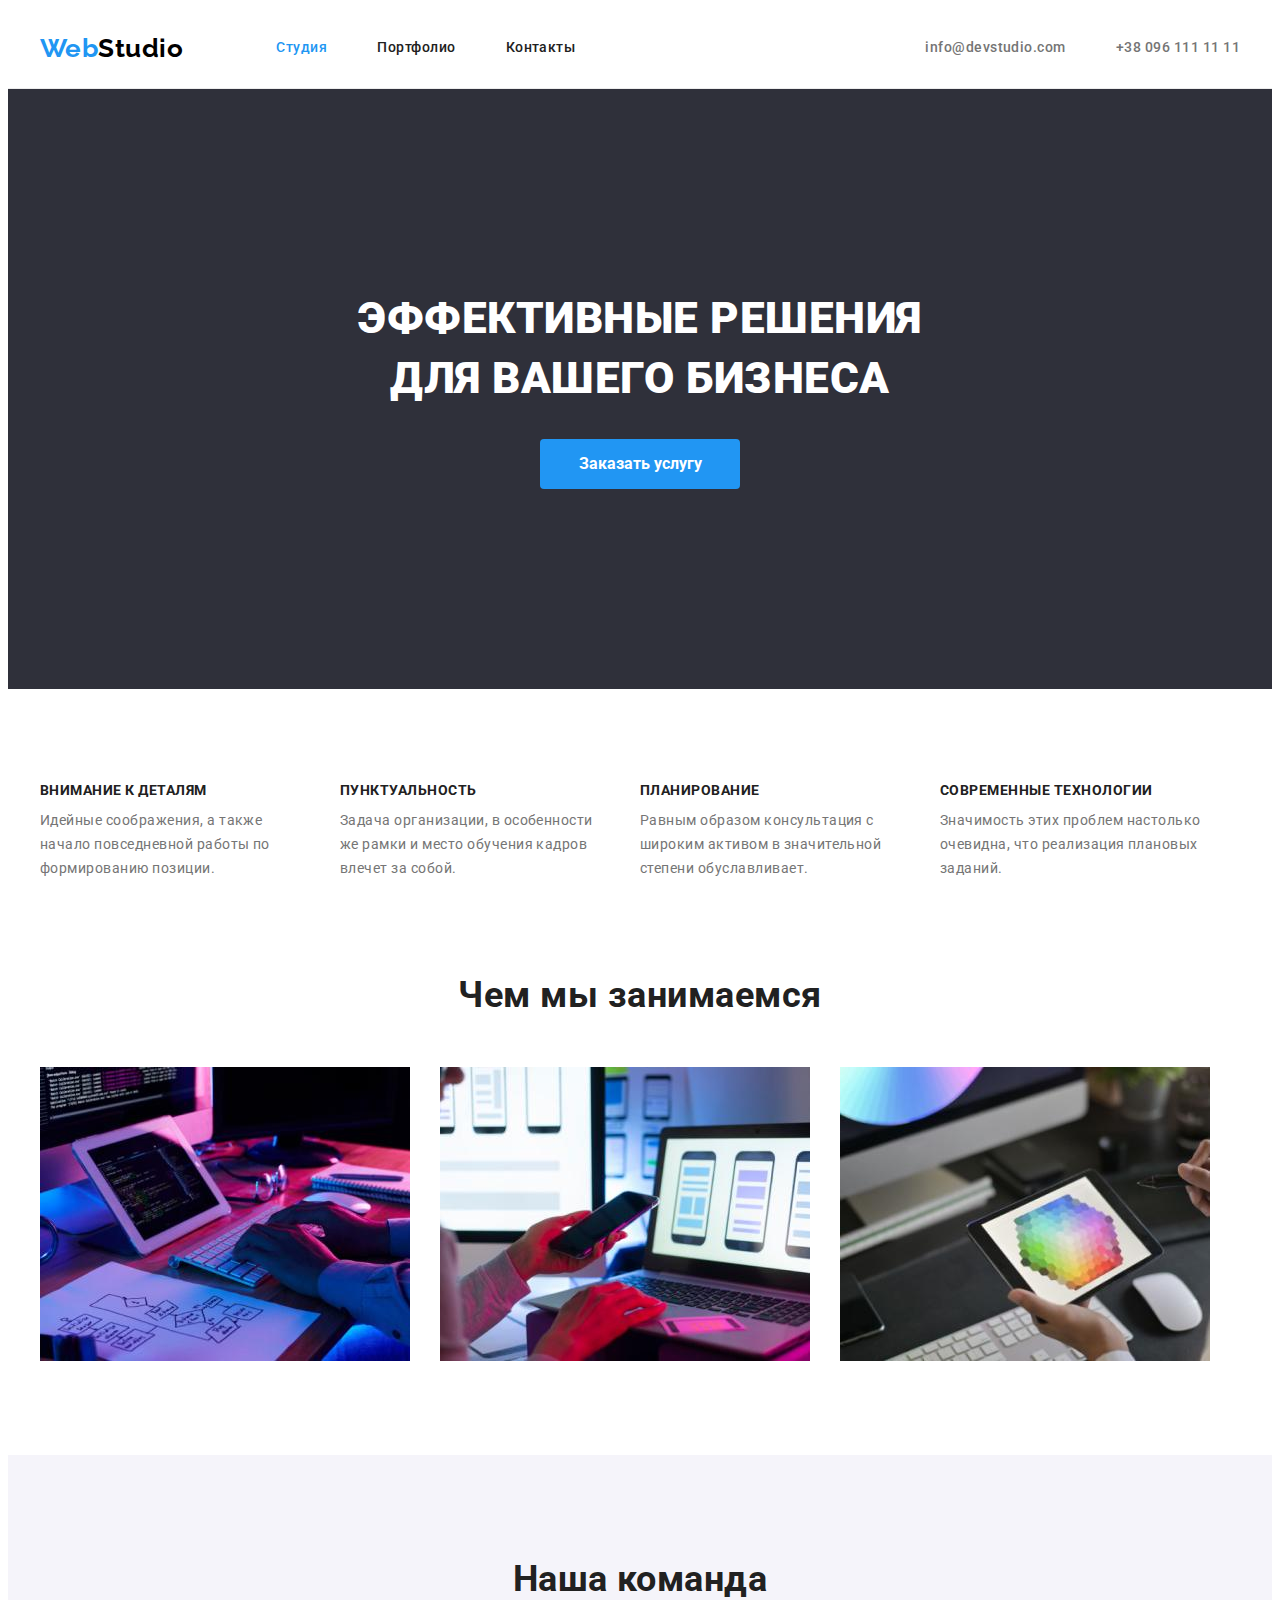
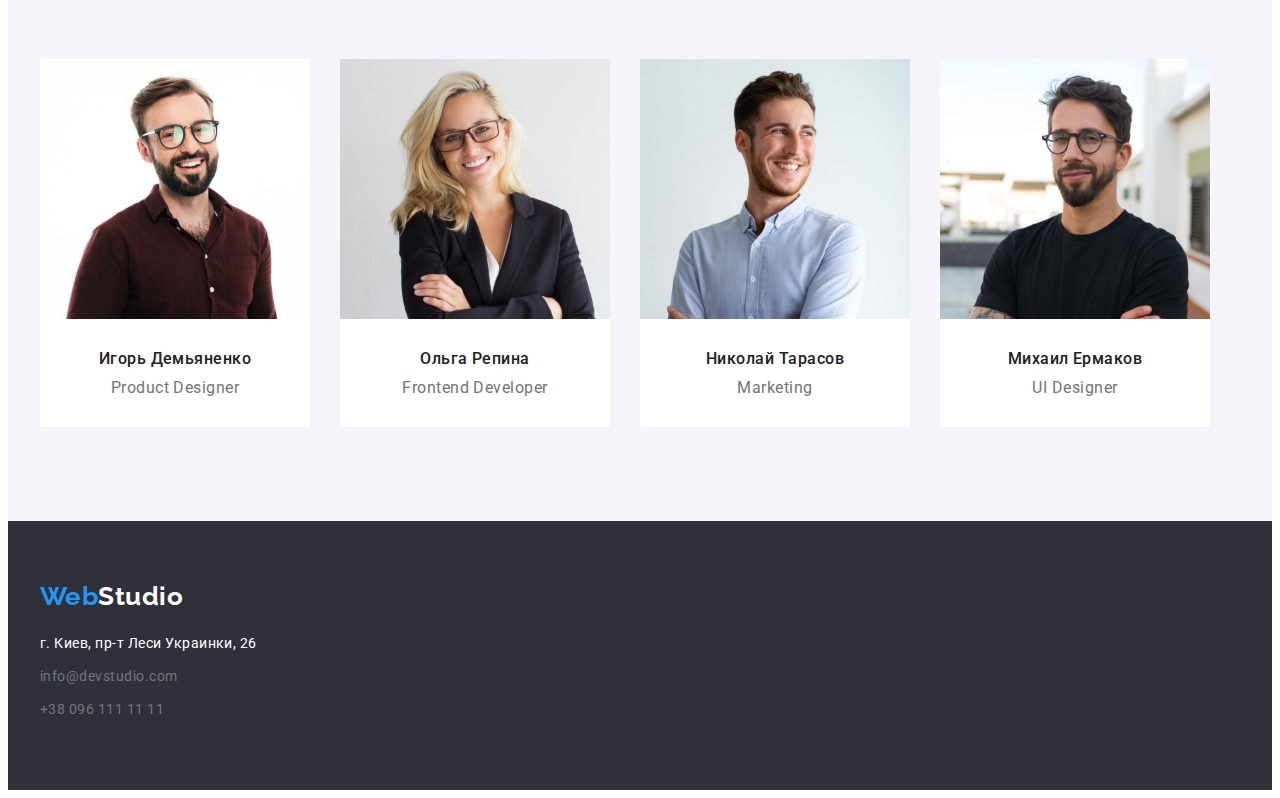
<file: index.html>
<!DOCTYPE html>
<html lang="ru">

<head>
    <meta charset="UTF-8">
    <meta name="viewport" content="width=device-width, initial-scale=1.0">
    <title>WebStudio</title>
    <link rel="preconnect" href="https://fonts.googleapis.com">
    <link rel="preconnect" href="https://fonts.gstatic.com" crossorigin>
    <link
        href="https://fonts.googleapis.com/css2?family=Raleway:wght@700&family=Roboto:wght@400;500;700;900&display=swap"
        rel="stylesheet">
    <link rel="stylesheet" href="https://cdnjs.cloudflare.com/ajax/libs/modern-normalize/1.1.0/modern-normalize.min.css"
        integrity="sha512-wpPYUAdjBVSE4KJnH1VR1HeZfpl1ub8YT/NKx4PuQ5NmX2tKuGu6U/JRp5y+Y8XG2tV+wKQpNHVUX03MfMFn9Q=="
        crossorigin="anonymous" referrerpolicy="no-referrer" />
    <link rel="stylesheet" href="./css/styles.css">
</head>

<body>
    <header>
        <div class="container main-menu">
            <nav class="main-nav">
                <a class="logo higher link" href="./index.html">
                    Web<span class="logo-first">Studio</span>
                </a>
                <ul class="site-nav list">
                    <li class="item"><a class="site-nav-current link" href="./index.html">Студия</a></li>
                    <li class="item"><a class="link" href="./portfolio.html">Портфолио</a></li>
                    <li class="item"><a class="link" href="">Контакты</a></li>
                </ul>
            </nav>
            <ul class="auth-nav list">
                <li class="item"><a class="link" href="mailto:info@devstudio.com">info@devstudio.com</a></li>
                <li class="item"><a class="link" href="tel:+380961111111">+38 096 111 11 11</a></li>
            </ul>
        </div>
    </header>

    <main>
        <section class="hero">
            <h1 class="hero-title">Эффективные решения <br> для вашего бизнеса </h1>
            <button type="button" class="btn">Заказать услугу</button>
        </section>

        <section class="dignity">
            <div class="container">
                <h2 hidden> Наши достоинства</h2>
                <ul class="list">
                    <li class="item">
                        <h3 class="dignity-title">Внимание к деталям</h3>
                        <p class="pre-title"> Идейные соображения, а также начало повседневной работы по формированию
                            позиции.</p>
                    </li>
                    <li class="item">
                        <h3 class="dignity-title">Пунктуальность</h3>
                        <p class="pre-title"> Задача организации, в особенности же рамки и место обучения кадров влечет
                            за собой.</p>
                    </li>
                    <li class="item">
                        <h3 class="dignity-title">Планирование</h3>
                        <p class="pre-title">Равным образом консультация с широким активом в значительной степени
                            обуславливает. </p>
                    </li>
                    <li class="item">
                        <h3 class="dignity-title">Современные технологии</h3>
                        <p class="pre-title"> Значимость этих проблем настолько очевидна, что реализация плановых
                            заданий.</p>
                    </li>
                </ul>
            </div>
        </section>

        <section class="engage">
            <div class="container">
                <h2 class="engage-title">Чем мы занимаемся </h2>
                <ul class="list">
                    <li class="item">
                        <img src="./images/img-1.jpg" alt="Написание сайтов" width="370">
                    </li>
                    <li class="item">
                        <img src="./images/img-2.jpg" alt="Приложение для мобильных телефонов" width="370">
                    </li>
                    <li class="item">
                        <img src="./images/img-3.jpg" alt="Цетовое оформление" width="370">
                    </li>
                </ul>
            </div>
        </section>

        <section class="command">
            <div class="container">
                <h2 class="command-title">Наша команда</h2>
                <ul class="list">
                    <li class="item">
                        <img src="./images/img-4.jpg" alt="фото дизайнера" width="270">
                        <div class="command-data">
                            <h3 class="command-title-item">Игорь Демьяненко</h3>
                            <p class="pre-title" lang="en">Product Designer</p>
                        </div>
                    </li>
                    <li class="item">
                        <img src="./images/img-5.jpg" alt="фото разраотчика" width="270">
                        <div class="command-data">
                            <h3 class="command-title-item">Ольга Репина</h3>
                            <p class="pre-title" lang="en">Frontend Developer</p>
                        </div>
                    </li>
                    <li class="item">
                        <img src="./images/img-6.jpg" alt="фото маркетолога" width="270">
                        <div class="command-data">
                            <h3 class="command-title-item">Николай Тарасов</h3>
                            <p class="pre-title" lang="en">Marketing</p>
                        </div>
                    </li>
                    <li class="item">
                        <img src="./images/img-7.jpg" alt="фото дизайнера" width="270">
                        <div class="command-data">
                            <h3 class="command-title-item">Михаил Ермаков</h3>
                            <p class="pre-title" lang="en">UI Designer</p>
                        </div>
                    </li>
                </ul>
            </div>
        </section>
    </main>

    <footer>
        <div class="container">
            <a class="logo link" href="./index.html">
                Web<span class="logo-second">Studio</span>
            </a>
            <address>
                <ul class="contacts list">
                    <li class="contacts-item">г. Киев, пр-т Леси Украинки, 26</li>
                    <li><a class="link" href="mailto:info@devstudio.com">info@devstudio.com</a></li>
                    <li><a class="link" href="tel:+380961111111">+38 096 111 11 11</a></li>
                </ul>
            </address>
        </div>
    </footer>
</body>

</html>
</file>
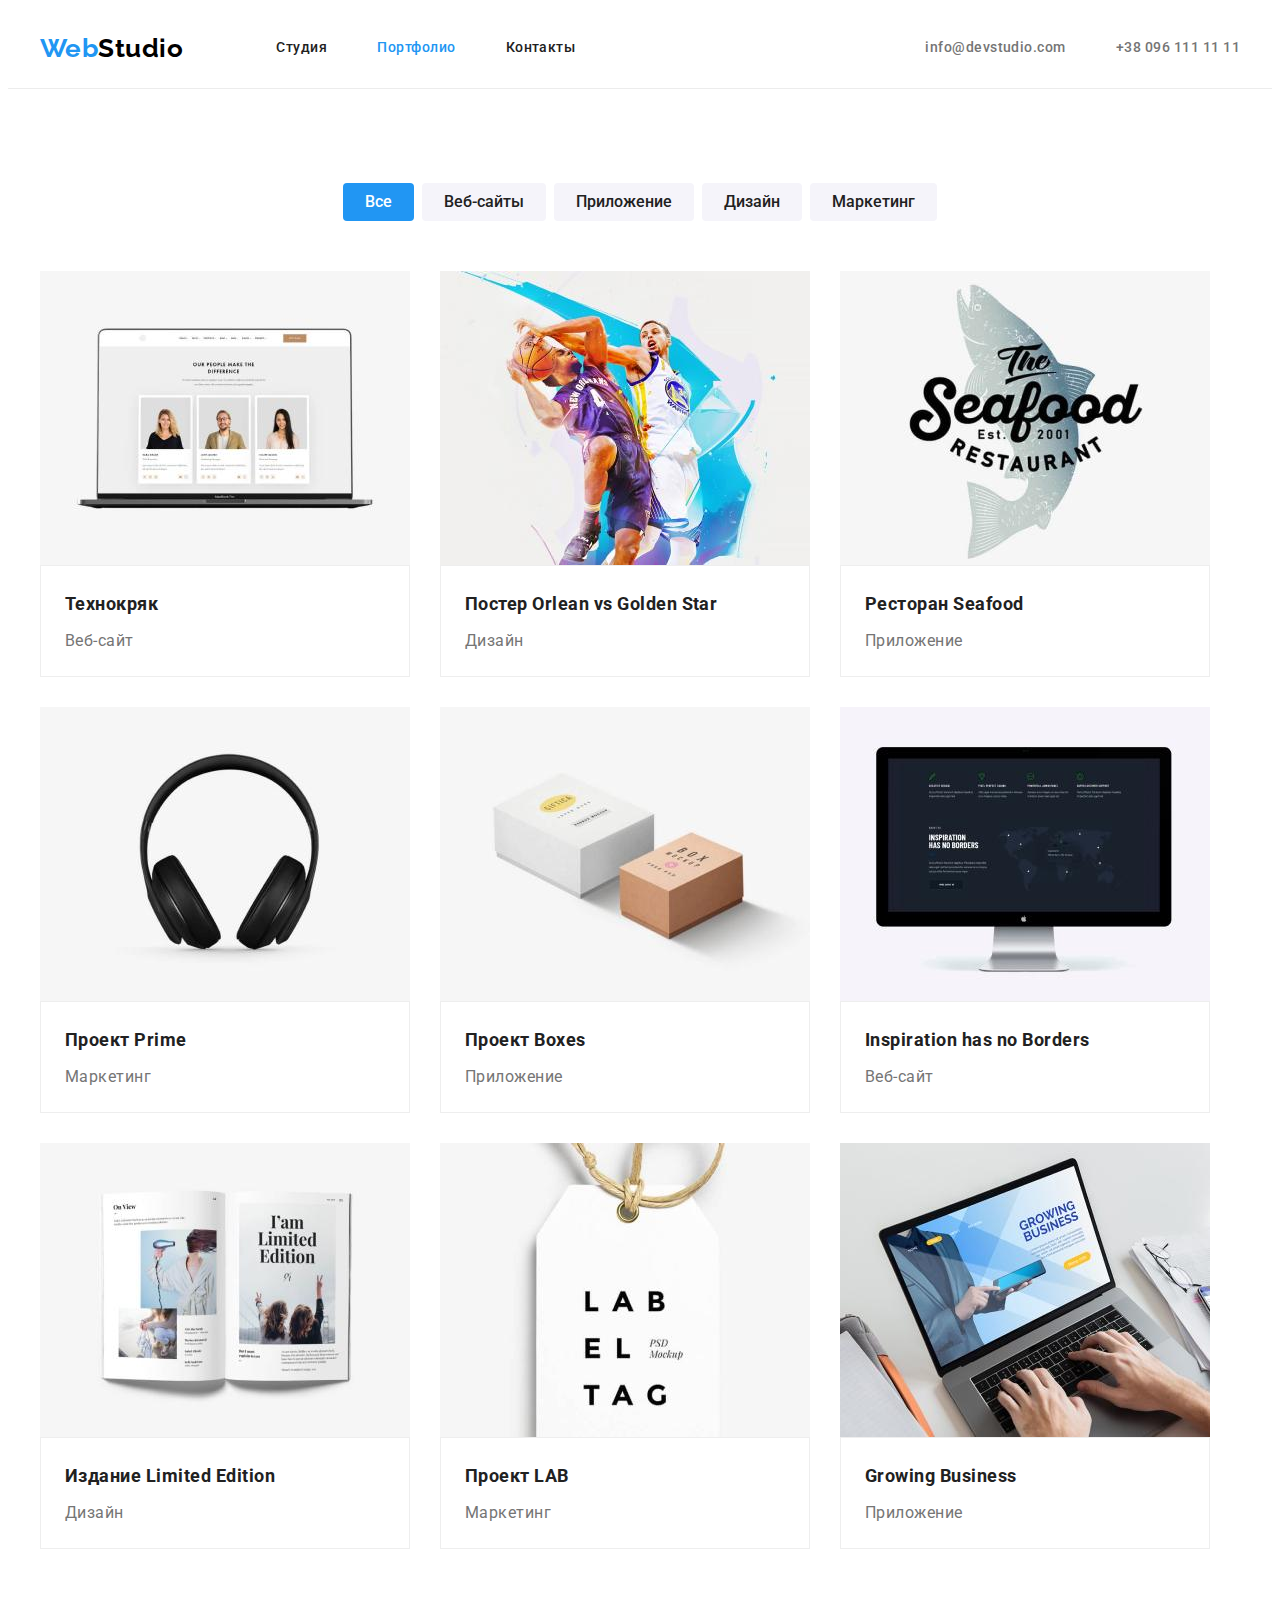
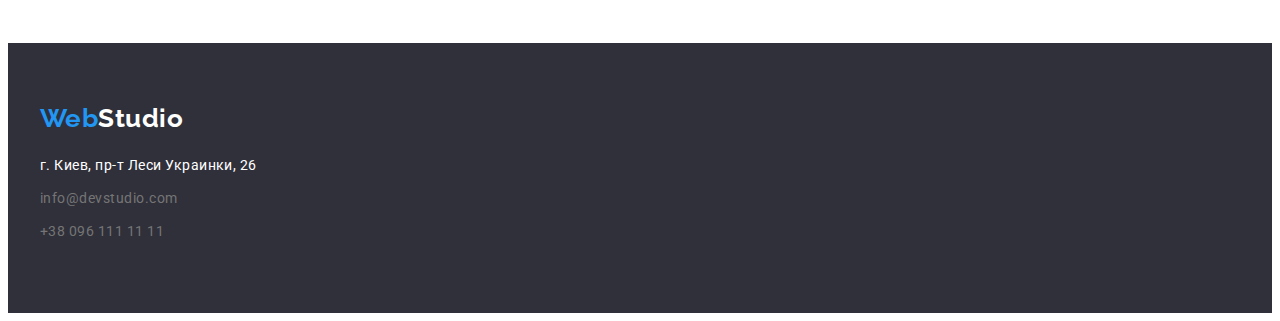
<file: portfolio.html>
<!DOCTYPE html>
<html lang="ru">

<head>
    <meta charset="UTF-8">
    <meta name="viewport" content="width=device-width, initial-scale=1.0">
    <title>WebStudio</title>
    <link rel="preconnect" href="https://fonts.googleapis.com">
    <link rel="preconnect" href="https://fonts.gstatic.com" crossorigin>
    <link
        href="https://fonts.googleapis.com/css2?family=Raleway:wght@700&family=Roboto:wght@400;500;700;900&display=swap"
        rel="stylesheet">
    <link rel="stylesheet" href="https://cdnjs.cloudflare.com/ajax/libs/modern-normalize/1.1.0/modern-normalize.min.css"
        integrity="sha512-wpPYUAdjBVSE4KJnH1VR1HeZfpl1ub8YT/NKx4PuQ5NmX2tKuGu6U/JRp5y+Y8XG2tV+wKQpNHVUX03MfMFn9Q=="
        crossorigin="anonymous" referrerpolicy="no-referrer" />
    <link rel="stylesheet" href="./css/styles.css">
</head>

<body>
    <header>

        <div class="container main-menu">
            <nav class="main-nav">
                <a class="logo higher link" href="./index.html">
                    Web<span class="logo-first">Studio</span>
                </a>

                <ul class="site-nav list">
                    <li class="item"><a class="link" href="./index.html">Студия</a></li>
                    <li class="item"><a class="site-nav-current link" href="./portfolio.html">Портфолио</a></li>
                    <li class="item"><a class="link" href="">Контакты</a></li>
                </ul>
            </nav>
            <ul class="auth-nav list">
                <li class="item"><a class="link" href="mailto:info@devstudio.com">info@devstudio.com</a></li>
                <li class="item"><a class="link" href="tel:+380961111111">+38 096 111 11 11</a></li>
            </ul>
        </div>
    </header>
    <main>
        <section class="main-projects">
            <div class="container ">
                <h1 hidden>Примеры проектов</h1>
                <ul class="projects-nav list">
                    <li class="item"><button class="active-btn btn" type="button">Все</button></li>
                    <li class="item"><button class="btn" type="button">Веб-сайты</button></li>
                    <li class="item"><button class="btn" type="button">Приложение</button></li>
                    <li class="item"><button class="btn" type="button">Дизайн</button></li>
                    <li class="item"><button class="btn" type="button">Маркетинг</button></li>
                </ul>
                <ul class="projects list">
                    <li class="item">
                        <img src="./images/img-11.jpg" alt="Фото трьох человек на екране ноутбука" width="370">
                        <div class="projects-text">
                            <h2 class="projects-title">Технокряк</h2>
                            <p class="pre-title">Веб-сайт</p>
                        </div>
                    </li>
                    <li class="item">
                        <img src="./images/img-12.jpg" alt="Фото двух баскетболистов" width="370">
                        <div class="projects-text">
                            <h2 class="projects-title">Постер <span lang="en">Orlean vs Golden Star</span> </h2>
                            <p class="pre-title">Дизайн</p>
                        </div>
                    </li>
                    <li class="item">
                        <img src="./images/img-13.jpg" alt="Фото логотипа ресторана" width="370">
                        <div class="projects-text">
                            <h2 class="projects-title">Ресторан <span lang="en">Seafood</span> </h2>
                            <p class="pre-title">Приложение</p>
                        </div>
                    </li>
                    <li class="item">
                        <img src="./images/img-14.jpg" alt="Фото наушников" width="370">
                        <div class="projects-text">
                            <h2 class="projects-title">Проект <span lang="en">Prime</span></h2>
                            <p class="pre-title">Маркетинг</p>
                        </div>
                    </li>
                    <li class="item">
                        <img src="./images/img-15.jpg" alt="Фото двух коробок" width="370">
                        <div class="projects-text">
                            <h2 class="projects-title">Проект <span lang="en">Boxes</span></h2>
                            <p class="pre-title">Приложение</p>
                        </div>
                    </li>
                    <li class="item">
                        <img src="./images/img-16.jpg" alt="Фото монитора" width="370">
                        <div class="projects-text">
                            <h2 lang="en" class="projects-title">Inspiration has no Borders</h2>
                            <p class="pre-title">Веб-сайт</p>
                        </div>
                    </li>
                    <li class="item">
                        <img src="./images/img-17.jpg" alt="Фото журнала" width="370">
                        <div class="projects-text">
                            <h2 class="projects-title">Издание <span lang="en">Limited Edition</span></h2>
                            <p class="pre-title">Дизайн</p>
                        </div>
                    </li>
                    <li class="item">
                        <img src="./images/img-18.jpg" alt="Фото бирки" width="370">
                        <div class="projects-text">
                            <h2 class="projects-title">Проект <span lang="en">LAB</span></h2>
                            <p class="pre-title">Маркетинг</p>
                        </div>
                    </li>
                    <li class="item">
                        <img src="./images/img-19.jpg" alt="Фото ноутбука" width="370">
                        <div class="projects-text">
                            <h2 lang="en" class="projects-title">Growing Business</h2>
                            <p class="pre-title">Приложение</p>
                        </div>
                    </li>
                </ul>
            </div>
        </section>
    </main>

    <footer>
        <div class="container">
            <a class="logo link" href="./index.html">
                Web<span class="logo-second">Studio</span>
            </a>
            <address>
                <ul class="contacts list">
                    <li class="contacts-item">г. Киев, пр-т Леси Украинки, 26</li>
                    <li><a class="link" href="mailto:info@devstudio.com">info@devstudio.com</a></li>
                    <li><a class="link" href="tel:+380961111111">+38 096 111 11 11</a></li>
                </ul>
            </address>
        </div>
    </footer>
</body>

</html>
</file>
<file: css/styles.css>
:root {
    --primary-text-color:#757575;
    --title-text-color:#212121;
    --accent-color: #2196F3;
    --primary-background-color: #FFFFFF;
    --second-background-color: #F5F4FA;
    --footer-backgroud-color: #2F303A;
    --black-color: #000000;
}

body{
    background-color:var(--primary-background-color);
    color:var(--primary-text-color) ;
    font-family: Roboto, sans-serif;
    letter-spacing: 0.03em;
}
header {
    border-bottom: 1px solid #ECECEC;
}
p, h1, h2, h3, h4, h6 {
    margin: 0;
}
img {
    display:block;
    max-width: 100%;
    height: auto;
}
.list {
    padding: 0;
    margin: 0;
    list-style: none;
}
.link {
    text-decoration: none;
}
.btn {
    border: none;
    text-align: center;
    cursor: pointer;
}   
.container {
    width: 1200px;
    margin: 0 auto;
    padding: 0 15px;
}


/* header */
.main-menu {
    display: flex;
    align-items: center;
    justify-content: space-between;
}
.main-nav {
    display: flex;
    align-items: center;
}
.logo {
    color:var(--accent-color);
    font-family:Raleway, sans-serif;
    font-weight: bold; 
    font-size: 26px;
    line-height: 1.19;
}
.main-menu .higher {
    display: block;
    padding-top: 24px;
    padding-bottom: 24px;
}

.logo-first{
    color: var(--black-color);
}
.logo-second {
    color: var(--primary-background-color);
}

/* Site nav */

.site-nav {
    display: flex;
    margin-left: 93px;
}
.site-nav .item + .item {
    margin-left: 50px;
}

.site-nav .link {
    display: block;
    padding-top: 32px;
    padding-bottom: 32px;
    font-family: inherit;
    font-weight: 500;
    font-size: 14px;
    line-height: 1.14;
    color: var(--title-text-color);
}

.site-nav .link:hover, 
.site-nav .link:focus,
.auth-nav .link:hover,
.auth-nav .link:focus {
    color: var(--accent-color);
}
.site-nav .site-nav-current {
    color: var(--accent-color);
}
.auth-nav {
    display: flex;
    margin-right: 0;
    margin-left: auto;
}
.auth-nav .item + .item {
    margin-left: 50px;
}
.auth-nav .link {
    display: block;
    padding-top: 32px;
    padding-bottom: 32px;
    font-family: inherit;
    font-weight: 500;
    font-size: 14px;
    line-height: 1.14;
    color:var(--primary-text-color);
}

/* Hero */
.hero {
    padding-top: 200px;
    padding-bottom: 200px;
    background-color: var(--footer-backgroud-color);
    text-align: center;
}
.hero-title {
    color:var(--primary-background-color);
    font-weight: 900;
    font-size: 44px;
    line-height: 1.36;
    text-transform: uppercase;
    margin-bottom: 30px;
}
.hero .btn {
    display: inline-block;
    padding: 10px 32px;
    border-radius: 4px;
    min-width: 200px;
    color:var(--primary-background-color);
    background-color: var(--accent-color);
    font-family: inherit;
    font-style: normal;
    font-weight: bold;
    font-size: 16px;
    line-height: 1.88;
}

/* Dignity */
.dignity {
    font-size: 14px;
    line-height: 1.71;
    padding: 94px 0;
}
.dignity .list {
    display: flex;
    flex-wrap: wrap;
}
.dignity .item {
    width: 270px;
    margin-right: 30px;
}
.dignity .item:last-child {
    margin-right: 0;
  }
.dignity-title {
    color:var(--title-text-color);
    font-weight: bold;
    font-size: 14px;
    line-height: 1.14;
    text-transform: uppercase;
    margin-bottom: 10px;
}

/* Engage */
.engage {
    padding-top: 0;
    padding-bottom: 94px;
}
.engage .list {
    display: flex;
    flex-wrap: wrap;
}
.engage .item {
    width: 370px;
    margin-right: 30px;
}
.engage .item:last-child {
    margin-right: 0;
  }
.engage-title {
    margin-top: 0;
    margin-bottom: 50px;
    color: var(--title-text-color);
    font-weight: bold;
    font-size: 36px;
    line-height: 1.17;
    text-align: center;
}

/* Command */
.command {
    padding-top: 94px;
    padding-bottom: 94px;
    background-color:var(--second-background-color);
    font-size: 16px;
    line-height: 1.19;
    
}
.command .list {
    display: flex;
    flex-wrap: wrap;
}
.command .item {
    width: calc(100%/4-30px);
    margin-right: 30px;
    text-align: center;
}
.command .item:last-child {
    margin-right: 0;
}

.command-title {
    margin-bottom: 50px;
    color: var(--title-text-color);
    font-weight: bold;
    font-size: 36px;
    line-height: 1.67;
    text-align: center;
    
}
.command-data {
    padding: 30px 0;
    background-color: var(--primary-background-color);
}
.command-title-item {
    margin-bottom: 10px;
    color: var(--title-text-color);
    font-weight: 500;
    font-size: 16px;
    line-height: 1.19;
    
}

/* footer */
footer {
    padding: 60px 0;
    background-color: var(--footer-backgroud-color);
}

address {
    font-style: normal;
  }
.contacts {
    font-family: inherit ;
    font-size: 14px;
    line-height: 1.71;
    
}
.contacts-item {
    color: var(--primary-background-color);
    margin-top: 20px;
    margin-bottom: 9px;
}
.contacts .link {
    display: block;
    color: var(--primary-background-color) 60%;
    margin-bottom: 9px;
}

.contacts .link:hover,
.contacts .link:focus {
    color:var(--accent-color);
}
/* Projects */
.main-projects {
    padding-top: 94px;
    padding-bottom: 94px;
}
.projects-nav{
    display: flex;
    justify-content: center;
    margin-bottom: 50px;
}
.projects-nav .btn {
    display: inline-block;
    border-radius: 4px;
    padding: 6px 22px;
    color: var(--title-text-color);
    background-color:var(--second-background-color);
    font-family:inherit;
    font-weight: 500;
    font-size: 16px;
    line-height: 1.63;
}
.projects-nav .item+.item {
    margin-left: 8px;
}
.projects-nav .active-btn,
.projects-nav .btn:hover,
.projects-nav .btn:focus {
    background-color: var(--accent-color);
    color:var(--primary-background-color);
}
.projects {
    display: flex;
    flex-wrap: wrap;
    font-size: 16px;
    line-height: 1.87;
}
.projects .item {
    width: calc(100%/3-30px);
    margin-right: 30px;
    margin-bottom: 30px;
}
.projects .item:nth-child(3n) {
    margin-right: 0;
}
.projects .item:nth-last-child(-n + 3) {
    margin-bottom: 0;
}
.projects-text {
    padding: 20px 24px;
    border: 1px solid #EEEEEE;
}
.projects-title {
    margin-bottom: 4px;
    color: var(--title-text-color);
    font-weight: bold;
    font-size: 18px;
    line-height: 2;
}
</file>
